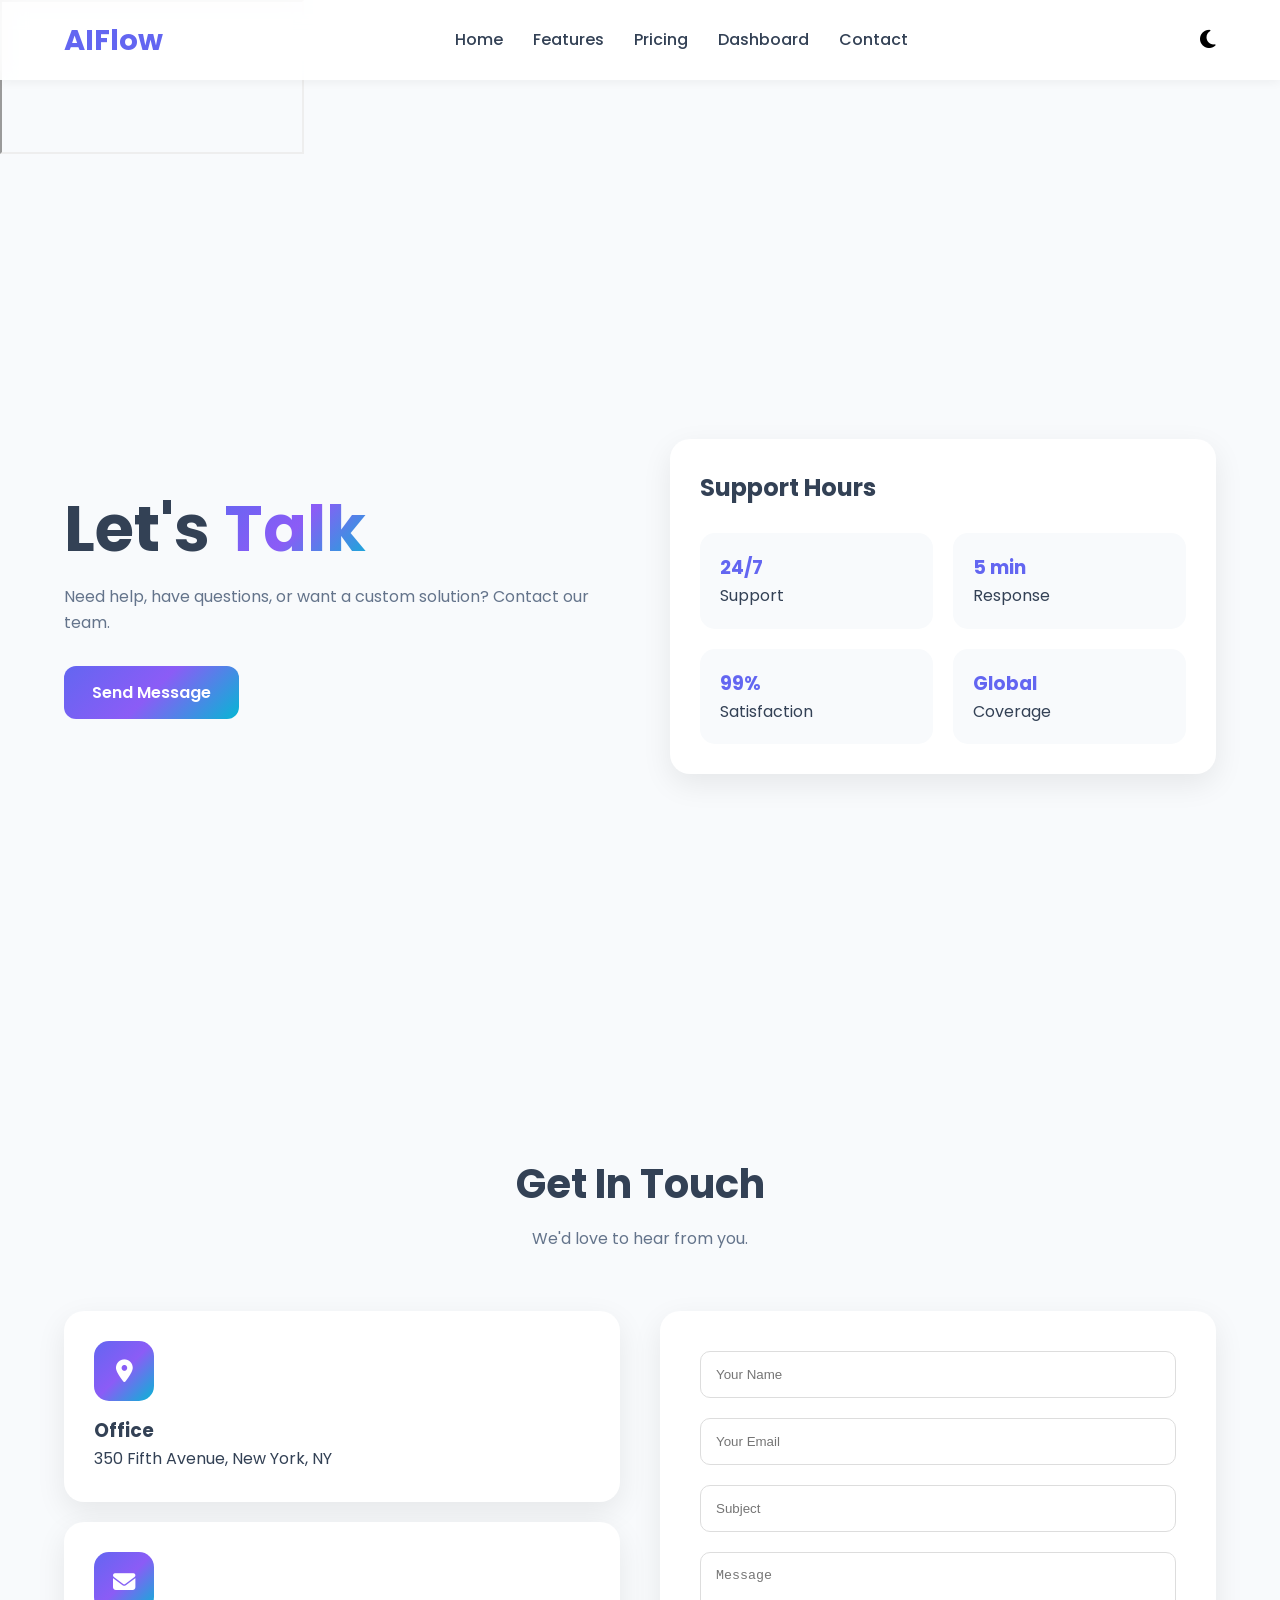
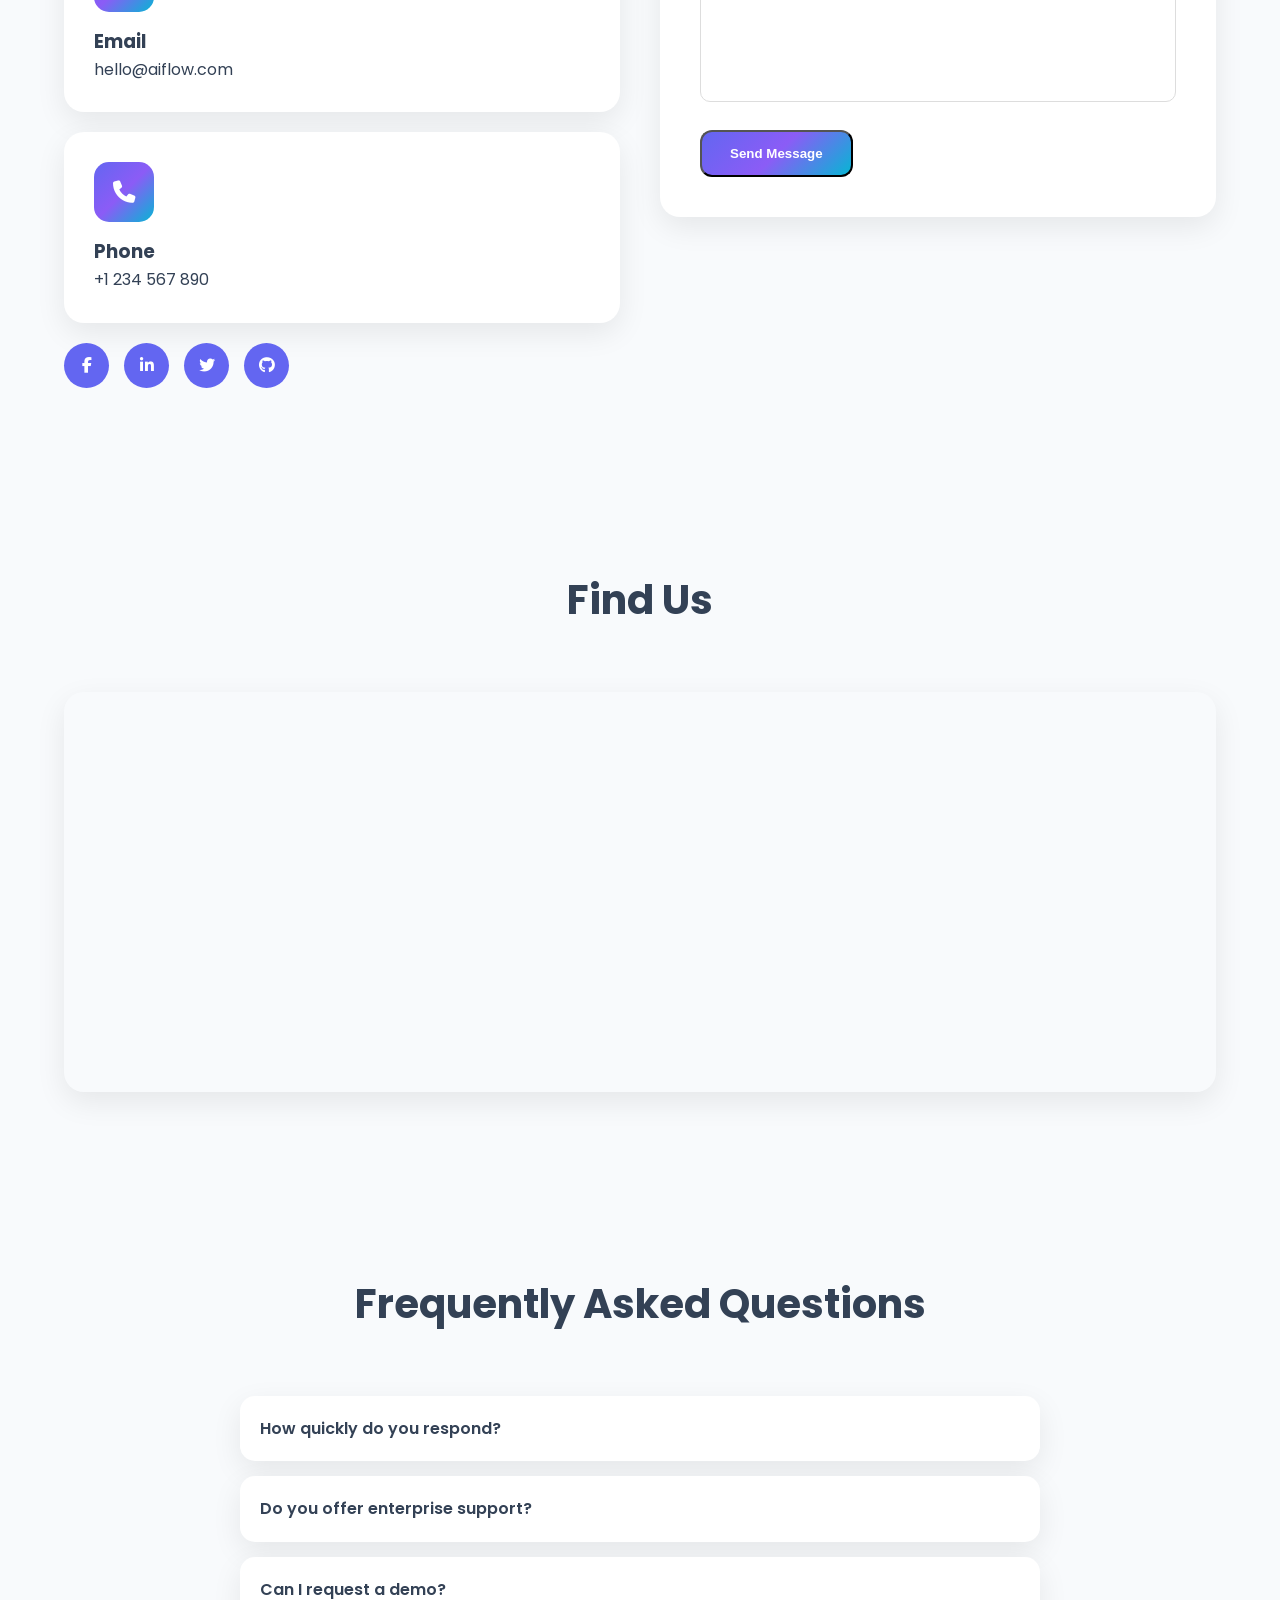
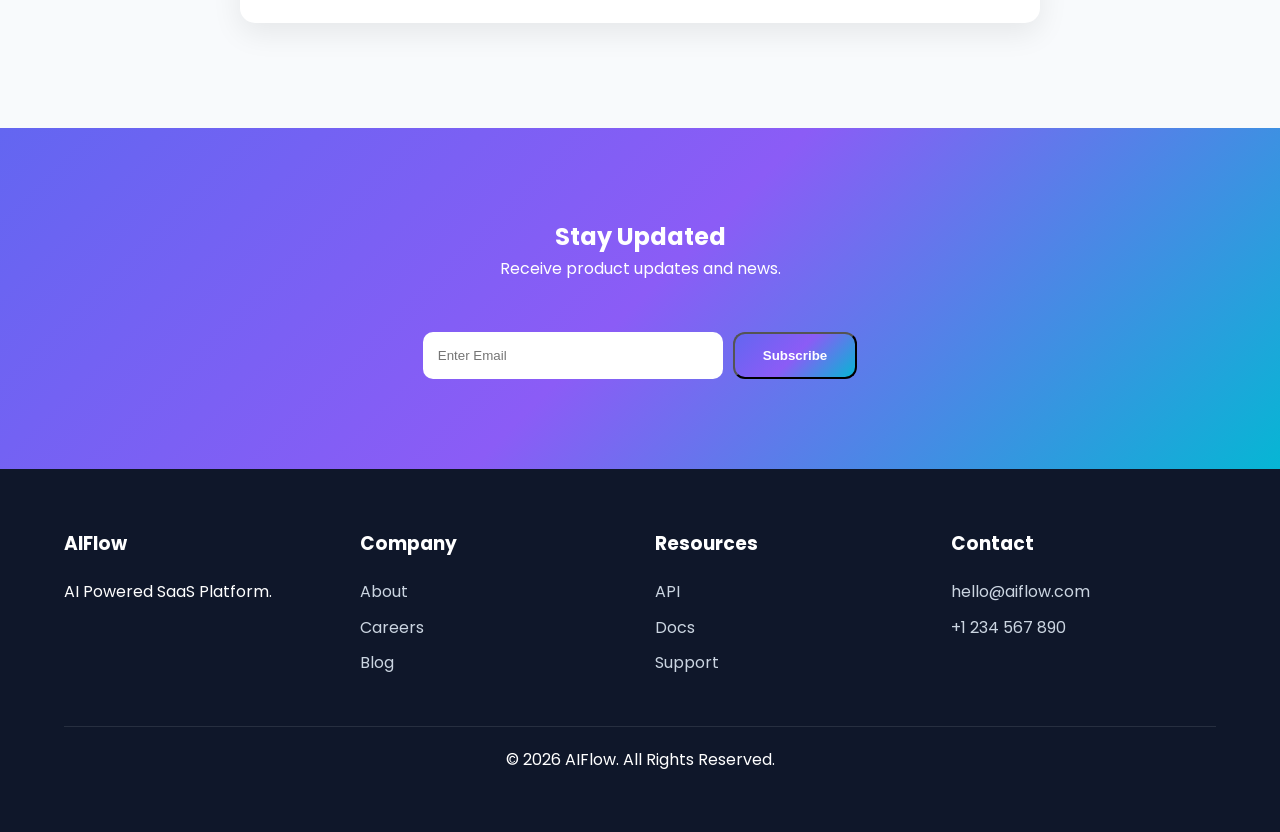
<file: contact.html>
<!DOCTYPE html>
<html lang="en">
<head>

<meta charset="UTF-8">
<meta name="viewport" content="width=device-width, initial-scale=1.0">
<meta property="og:title" content="AIFlow SaaS">
<meta property="og:description" content="AI powered analytics platform">
<meta property="og:image" content="assets/preview.jpg">

<title>Contact - AIFlow</title>

<link rel="preconnect" href="https://fonts.googleapis.com">

<link href="https://fonts.googleapis.com/css2?family=Poppins:wght@300;400;500;600;700&display=swap" rel="stylesheet">

<link rel="stylesheet" href="css/style.css">
<link rel="icon" href="assets/favicon.png">
<iframe
src="https://maps.google.com/maps?q=New%20York&t=&z=13&ie=UTF8&iwloc=&output=embed">
</iframe>
<link rel="stylesheet"
href="https://cdnjs.cloudflare.com/ajax/libs/font-awesome/6.5.2/css/all.min.css">

<style>

.contact-info-card{
background:var(--white);
padding:30px;
border-radius:20px;
box-shadow:var(--shadow);
margin-bottom:20px;
}

.contact-icon{
width:60px;
height:60px;
border-radius:15px;
background:var(--gradient);
display:flex;
align-items:center;
justify-content:center;
color:#fff;
font-size:1.4rem;
margin-bottom:15px;
}

.map-box{
height:400px;
border-radius:20px;
overflow:hidden;
box-shadow:var(--shadow);
}

.social-links{
display:flex;
gap:15px;
margin-top:20px;
}

.social-links a{
width:45px;
height:45px;
border-radius:50%;
background:var(--primary);
color:#fff;
display:flex;
align-items:center;
justify-content:center;
}

.error{
color:red;
font-size:.85rem;
margin-top:5px;
}

.success-message{
display:none;
background:#dcfce7;
padding:15px;
border-radius:10px;
margin-top:20px;
color:#166534;
}

</style>

</head>

<body>



<header>

<div class="container">

<nav>

<a href="index.html" class="logo">
AIFlow
</a>

<ul class="nav-links">

<li><a href="index.html">Home</a></li>
<li><a href="features.html">Features</a></li>
<li><a href="pricing.html">Pricing</a></li>
<li><a href="dashboard.html">Dashboard</a></li>
<li><a href="contact.html">Contact</a></li>

</ul>

<div style="display:flex;gap:20px;align-items:center;">

<button class="theme-btn">
<i class="fas fa-moon"></i>
</button>

<div class="menu-btn">
<i class="fas fa-bars"></i>
</div>

</div>

</nav>

</div>

</header>



<section class="hero">

<div class="container">

<div class="hero-content">

<div class="hero-text">

<h1>

Let's
<span>Talk</span>

</h1>

<p>

Need help, have questions, or want
a custom solution? Contact our team.

</p>

<a href="#contactForm"
class="btn btn-primary">

Send Message

</a>

</div>

<div class="hero-card">

<h2>
Support Hours
</h2>

<br>

<div class="analytics-box">

<div class="analytics-item">
<h3>24/7</h3>
<p>Support</p>
</div>

<div class="analytics-item">
<h3>5 min</h3>
<p>Response</p>
</div>

<div class="analytics-item">
<h3>99%</h3>
<p>Satisfaction</p>
</div>

<div class="analytics-item">
<h3>Global</h3>
<p>Coverage</p>
</div>

</div>

</div>

</div>

</div>

</section>



<section id="contactForm">

<div class="container">

<div class="section-title">

<h2>
Get In Touch
</h2>

<p>
We'd love to hear from you.
</p>

</div>

<div class="contact-grid">



<div>

<div class="contact-info-card">

<div class="contact-icon">
<i class="fas fa-location-dot"></i>
</div>

<h3>Office</h3>

<p>
350 Fifth Avenue,
New York, NY
</p>

</div>

<div class="contact-info-card">

<div class="contact-icon">
<i class="fas fa-envelope"></i>
</div>

<h3>Email</h3>

<p>
hello@aiflow.com
</p>

</div>

<div class="contact-info-card">

<div class="contact-icon">
<i class="fas fa-phone"></i>
</div>

<h3>Phone</h3>

<p>
+1 234 567 890
</p>

</div>

<div class="social-links">

<a href="#">
<i class="fab fa-facebook-f"></i>
</a>

<a href="#">
<i class="fab fa-linkedin-in"></i>
</a>

<a href="#">
<i class="fab fa-twitter"></i>
</a>

<a href="#">
<i class="fab fa-github"></i>
</a>

</div>

</div>



<div>

<form class="contact-form" id="form">

<div class="input-group">

<input
type="text"
id="name"
placeholder="Your Name">

<div class="error" id="nameError"></div>

</div>

<div class="input-group">

<input
type="email"
id="email"
placeholder="Your Email">

<div class="error" id="emailError"></div>

</div>

<div class="input-group">

<input
type="text"
id="subject"
placeholder="Subject">

</div>

<div class="input-group">

<textarea
id="message"
placeholder="Message"></textarea>

<div class="error" id="messageError"></div>

</div>

<button
type="submit"
class="btn btn-primary">

Send Message

</button>

<div
class="success-message"
id="success">

Message Sent Successfully!

</div>

</form>

</div>

</div>

</div>

</section>



<section>

<div class="container">

<div class="section-title">

<h2>
Find Us
</h2>

</div>

<div class="map-box">

<iframe
width="100%"
height="100%"
frameborder="0"
style="border:0"
src="https://maps.google.com/maps?q=New%20York&t=&z=13&ie=UTF8&iwloc=&output=embed"
allowfullscreen>
</iframe>

</div>

</div>

</section>



<section>

<div class="container">

<div class="section-title">

<h2>
Frequently Asked Questions
</h2>

</div>

<div class="faq">

<div class="faq-item">

<div class="faq-question">
How quickly do you respond?
</div>

<div class="faq-answer">
Usually within a few minutes.
</div>

</div>

<div class="faq-item">

<div class="faq-question">
Do you offer enterprise support?
</div>

<div class="faq-answer">
Yes, enterprise plans include dedicated support.
</div>

</div>

<div class="faq-item">

<div class="faq-question">
Can I request a demo?
</div>

<div class="faq-answer">
Absolutely. Contact us anytime.
</div>

</div>

</div>

</div>

</section>



<section class="newsletter">

<div class="container">

<h2>
Stay Updated
</h2>

<p>
Receive product updates and news.
</p>

<br>

<form>

<input
type="email"
placeholder="Enter Email">

<button
class="btn btn-primary">

Subscribe

</button>

</form>

</div>

</section>



<footer>

<div class="container">

<div class="footer-grid">

<div class="footer-col">

<h3>AIFlow</h3>

<p>
AI Powered SaaS Platform.
</p>

</div>

<div class="footer-col">

<h3>Company</h3>

<ul>

<li>About</li>
<li>Careers</li>
<li>Blog</li>

</ul>

</div>

<div class="footer-col">

<h3>Resources</h3>

<ul>

<li>API</li>
<li>Docs</li>
<li>Support</li>

</ul>

</div>

<div class="footer-col">

<h3>Contact</h3>

<ul>

<li>hello@aiflow.com</li>
<li>+1 234 567 890</li>

</ul>

</div>

</div>

<div class="copyright">

© 2026 AIFlow. All Rights Reserved.

</div>

</div>

</footer>

<script>



const menuBtn =
document.querySelector('.menu-btn');

const navLinks =
document.querySelector('.nav-links');

menuBtn.addEventListener('click',()=>{

navLinks.classList.toggle('active');

});



const themeBtn =
document.querySelector('.theme-btn');

themeBtn.addEventListener('click',()=>{

document.body.classList.toggle('dark');

});



document
.querySelectorAll('.faq-item')
.forEach(item=>{

item.addEventListener('click',()=>{

item.classList.toggle('active');

});

});



const form =
document.getElementById('form');

form.addEventListener('submit',(e)=>{

e.preventDefault();

let valid=true;

const name =
document.getElementById('name');

const email =
document.getElementById('email');

const message =
document.getElementById('message');

document.getElementById('nameError').innerText='';
document.getElementById('emailError').innerText='';
document.getElementById('messageError').innerText='';

if(name.value.trim()===''){

document.getElementById('nameError')
.innerText='Name required';

valid=false;

}

if(!email.value.includes('@')){

document.getElementById('emailError')
.innerText='Valid email required';

valid=false;

}

if(message.value.trim().length<10){

document.getElementById('messageError')
.innerText='Minimum 10 characters';

valid=false;

}

if(valid){

document.getElementById('success')
.style.display='block';

form.reset();

setTimeout(()=>{

document.getElementById('success')
.style.display='none';

},3000);

}

});

</script>

</body>
</html>
</file>
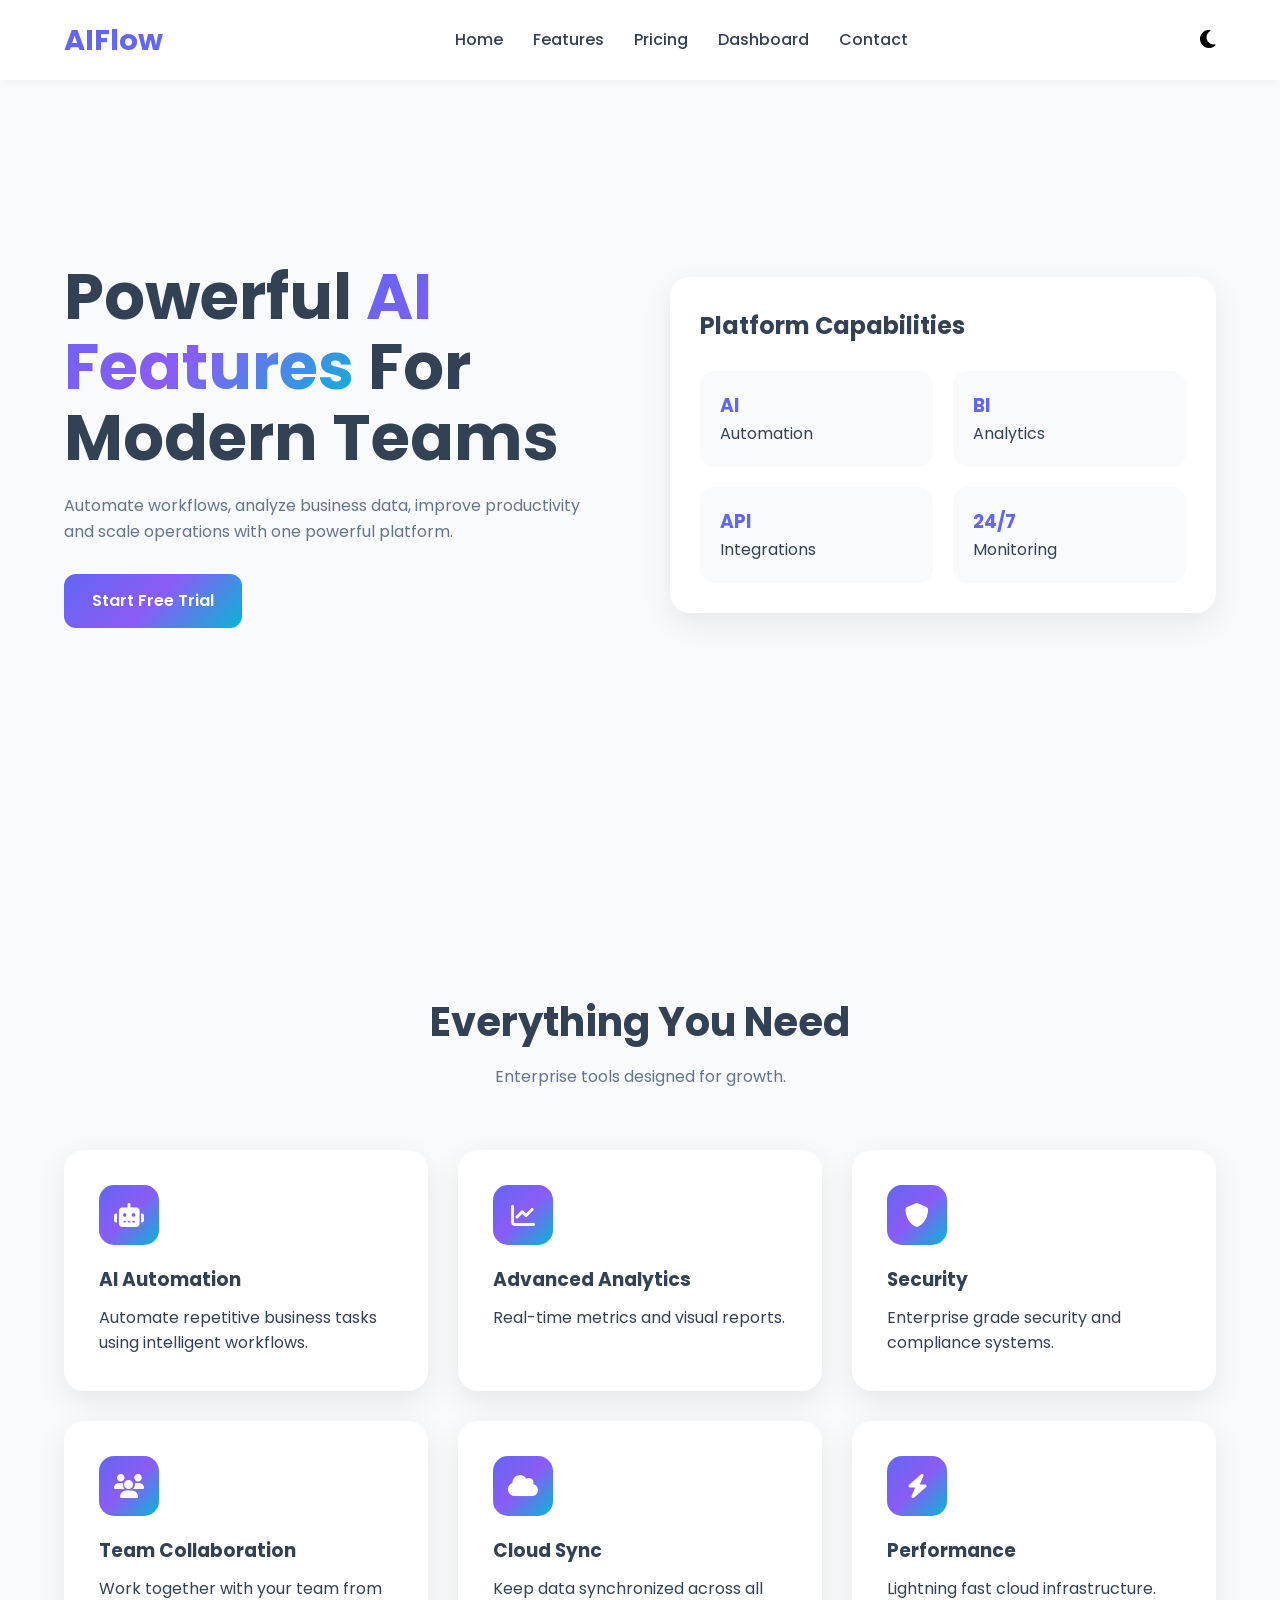
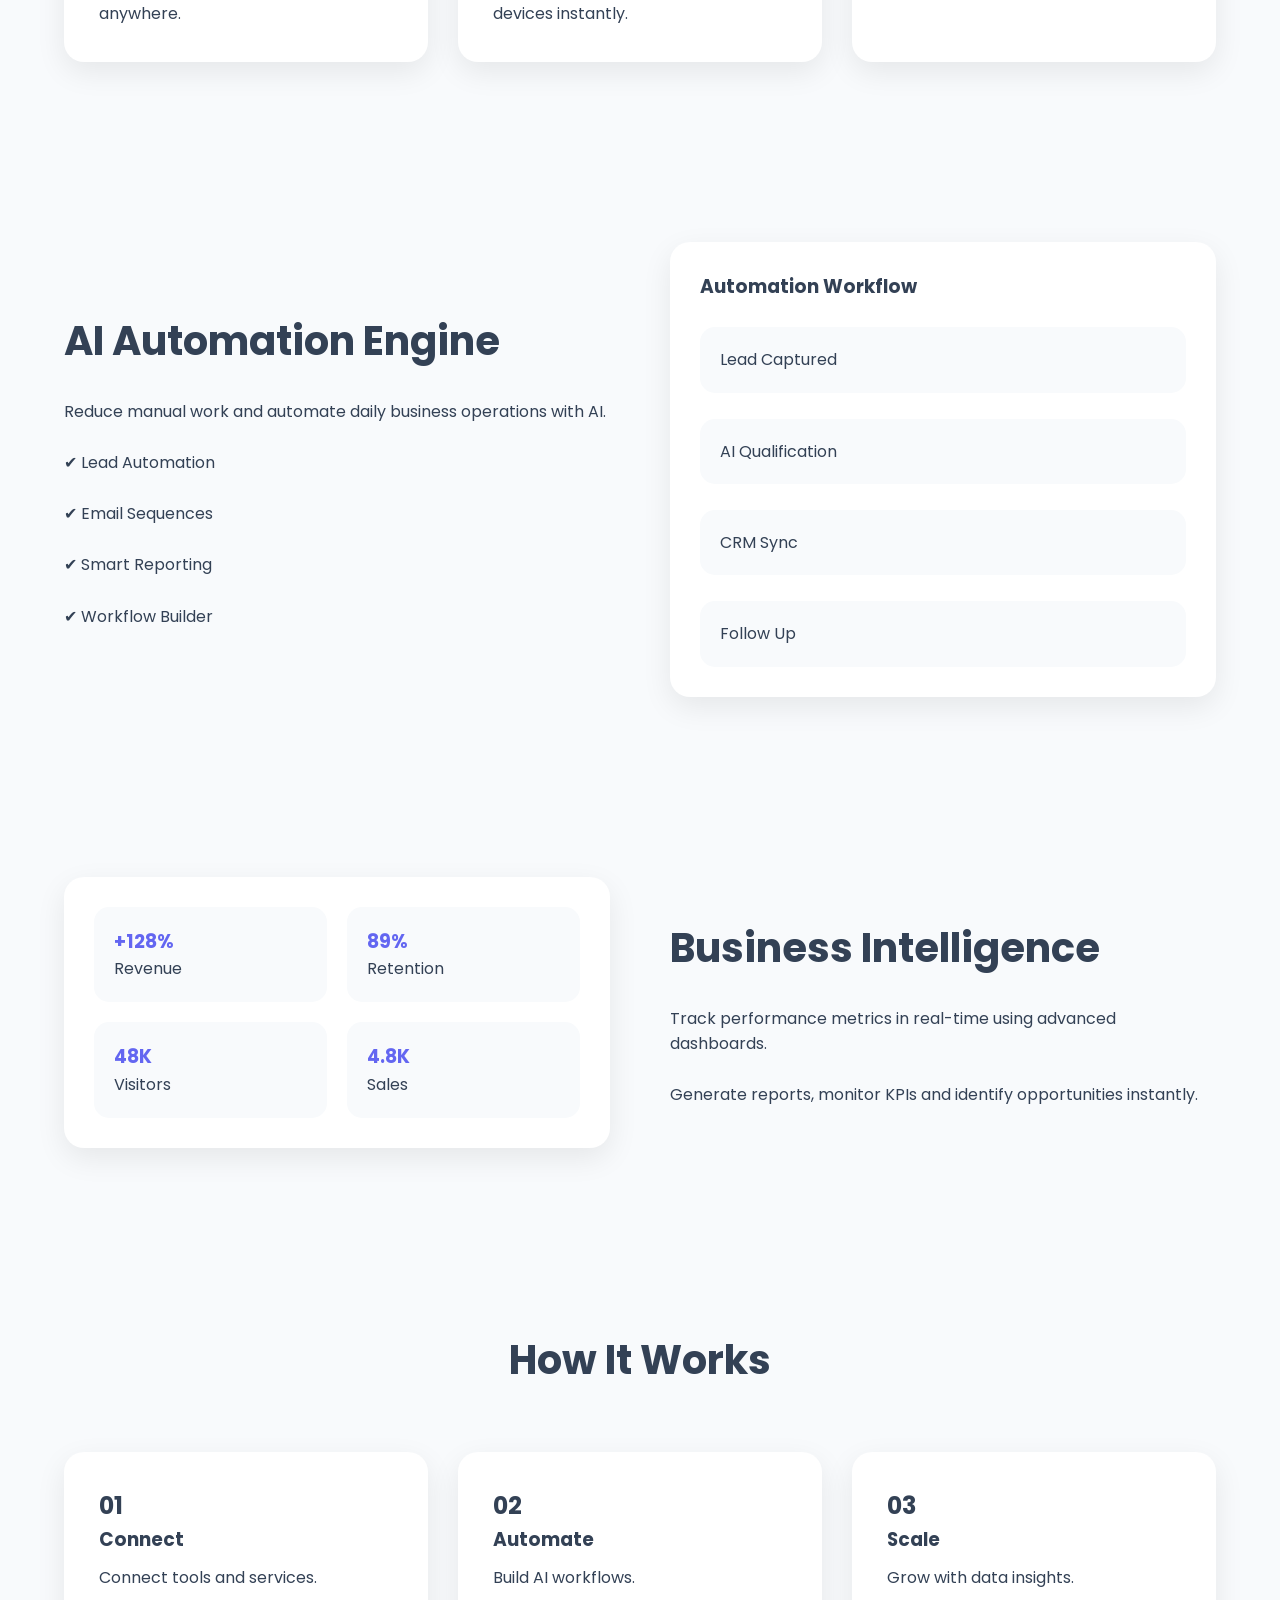
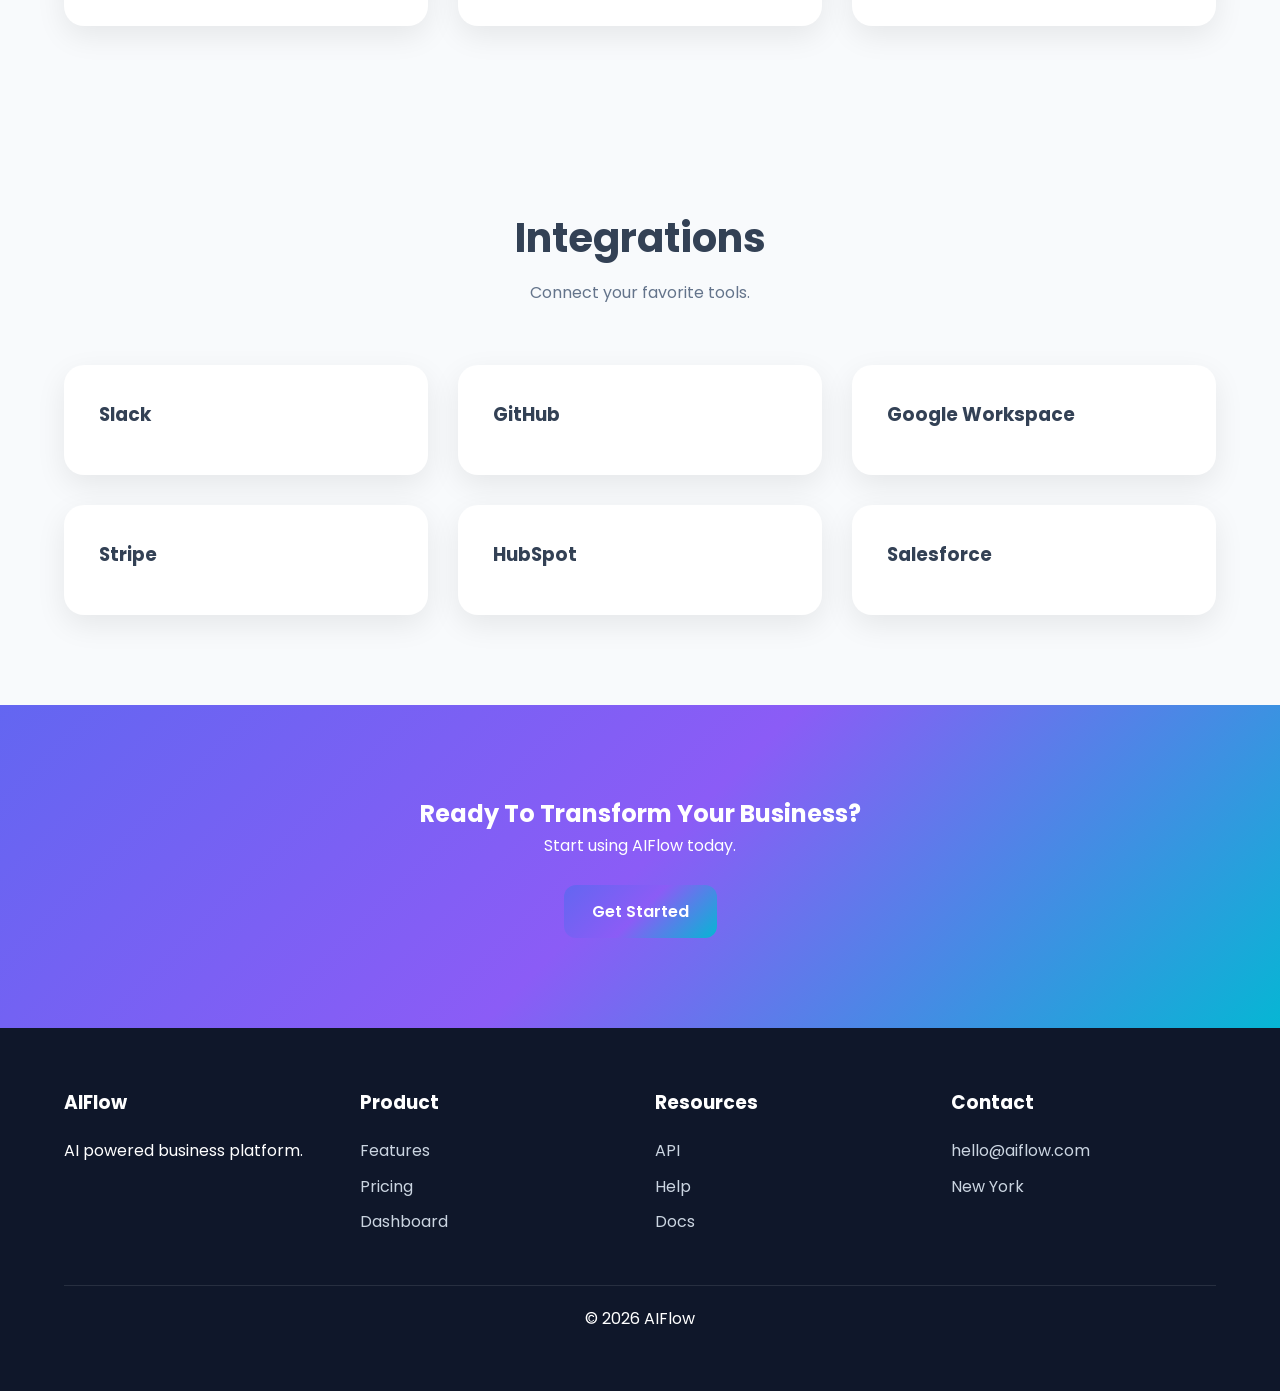
<file: features.html>
<!DOCTYPE html>
<html lang="en">
<head>

<meta charset="UTF-8">
<meta name="viewport" content="width=device-width, initial-scale=1.0">
<meta property="og:title" content="AIFlow SaaS">
<meta property="og:description" content="AI powered analytics platform">
<meta property="og:image" content="assets/preview.jpg">

<title>AIFlow Features</title>

<link rel="preconnect" href="https://fonts.googleapis.com">

<link href="https://fonts.googleapis.com/css2?family=Poppins:wght@300;400;500;600;700&display=swap" rel="stylesheet">

<link rel="stylesheet" href="css/style.css">
<link rel="icon" href="assets/favicon.png">

<link rel="stylesheet"
href="https://cdnjs.cloudflare.com/ajax/libs/font-awesome/6.5.2/css/all.min.css">

</head>

<body>

<header>
<div class="container">

<nav>

<a href="index.html" class="logo">
AIFlow
</a>

<ul class="nav-links">

<li><a href="index.html">Home</a></li>
<li><a href="features.html">Features</a></li>
<li><a href="pricing.html">Pricing</a></li>
<li><a href="dashboard.html">Dashboard</a></li>
<li><a href="contact.html">Contact</a></li>

</ul>

<div style="display:flex;gap:20px;align-items:center;">

<button class="theme-btn">
<i class="fas fa-moon"></i>
</button>

<div class="menu-btn">
<i class="fas fa-bars"></i>
</div>

</div>

</nav>

</div>
</header>



<section class="hero">

<div class="container">

<div class="hero-content">

<div class="hero-text">

<h1>
Powerful
<span>AI Features</span>
For Modern Teams
</h1>

<p>

Automate workflows, analyze business
data, improve productivity and scale
operations with one powerful platform.

</p>

<a href="pricing.html"
class="btn btn-primary">

Start Free Trial

</a>

</div>

<div class="hero-card">

<h2>Platform Capabilities</h2>

<br>

<div class="analytics-box">

<div class="analytics-item">
<h3>AI</h3>
<p>Automation</p>
</div>

<div class="analytics-item">
<h3>BI</h3>
<p>Analytics</p>
</div>

<div class="analytics-item">
<h3>API</h3>
<p>Integrations</p>
</div>

<div class="analytics-item">
<h3>24/7</h3>
<p>Monitoring</p>
</div>

</div>

</div>

</div>

</div>

</section>


<section>

<div class="container">

<div class="section-title">

<h2>Everything You Need</h2>

<p>

Enterprise tools designed for growth.

</p>

</div>

<div class="features-grid">

<div class="feature-card">

<div class="feature-icon">
<i class="fas fa-robot"></i>
</div>

<h3>AI Automation</h3>

<p>

Automate repetitive business tasks
using intelligent workflows.

</p>

</div>

<div class="feature-card">

<div class="feature-icon">
<i class="fas fa-chart-line"></i>
</div>

<h3>Advanced Analytics</h3>

<p>

Real-time metrics and visual reports.

</p>

</div>

<div class="feature-card">

<div class="feature-icon">
<i class="fas fa-shield"></i>
</div>

<h3>Security</h3>

<p>

Enterprise grade security and
compliance systems.

</p>

</div>

<div class="feature-card">

<div class="feature-icon">
<i class="fas fa-users"></i>
</div>

<h3>Team Collaboration</h3>

<p>

Work together with your team
from anywhere.

</p>

</div>

<div class="feature-card">

<div class="feature-icon">
<i class="fas fa-cloud"></i>
</div>

<h3>Cloud Sync</h3>

<p>

Keep data synchronized across
all devices instantly.

</p>

</div>

<div class="feature-card">

<div class="feature-icon">
<i class="fas fa-bolt"></i>
</div>

<h3>Performance</h3>

<p>

Lightning fast cloud infrastructure.

</p>

</div>

</div>

</div>

</section>


<section>

<div class="container">

<div class="hero-content">

<div>

<h2 style="font-size:2.5rem;">
AI Automation Engine
</h2>

<br>

<p>

Reduce manual work and automate
daily business operations with AI.

</p>

<br>

<ul>

<li>✔ Lead Automation</li>
<br>

<li>✔ Email Sequences</li>
<br>

<li>✔ Smart Reporting</li>
<br>

<li>✔ Workflow Builder</li>

</ul>

</div>

<div class="hero-card">

<h3>Automation Workflow</h3>

<br>

<div class="analytics-item">
Lead Captured
</div>

<br>

<div class="analytics-item">
AI Qualification
</div>

<br>

<div class="analytics-item">
CRM Sync
</div>

<br>

<div class="analytics-item">
Follow Up
</div>

</div>

</div>

</div>

</section>


<section>

<div class="container">

<div class="hero-content">

<div class="hero-card">

<div class="analytics-box">

<div class="analytics-item">
<h3>+128%</h3>
<p>Revenue</p>
</div>

<div class="analytics-item">
<h3>89%</h3>
<p>Retention</p>
</div>

<div class="analytics-item">
<h3>48K</h3>
<p>Visitors</p>
</div>

<div class="analytics-item">
<h3>4.8K</h3>
<p>Sales</p>
</div>

</div>

</div>

<div>

<h2 style="font-size:2.5rem;">
Business Intelligence
</h2>

<br>

<p>

Track performance metrics in
real-time using advanced dashboards.

</p>

<br>

<p>

Generate reports, monitor KPIs and
identify opportunities instantly.

</p>

</div>

</div>

</div>

</section>


<section>

<div class="container">

<div class="section-title">

<h2>How It Works</h2>

</div>

<div class="features-grid">

<div class="feature-card">

<h2>01</h2>

<h3>Connect</h3>

<p>
Connect tools and services.
</p>

</div>

<div class="feature-card">

<h2>02</h2>

<h3>Automate</h3>

<p>
Build AI workflows.
</p>

</div>

<div class="feature-card">

<h2>03</h2>

<h3>Scale</h3>

<p>
Grow with data insights.
</p>

</div>

</div>

</div>

</section>


<section>

<div class="container">

<div class="section-title">

<h2>Integrations</h2>

<p>

Connect your favorite tools.

</p>

</div>

<div class="features-grid">

<div class="feature-card">
<h3>Slack</h3>
</div>

<div class="feature-card">
<h3>GitHub</h3>
</div>

<div class="feature-card">
<h3>Google Workspace</h3>
</div>

<div class="feature-card">
<h3>Stripe</h3>
</div>

<div class="feature-card">
<h3>HubSpot</h3>
</div>

<div class="feature-card">
<h3>Salesforce</h3>
</div>

</div>

</div>

</section>


<section class="newsletter">

<div class="container">

<h2>

Ready To Transform
Your Business?

</h2>

<p>

Start using AIFlow today.

</p>

<br>

<a href="pricing.html"
class="btn btn-primary">

Get Started

</a>

</div>

</section>



<footer>

<div class="container">

<div class="footer-grid">

<div class="footer-col">

<h3>AIFlow</h3>

<p>

AI powered business platform.

</p>

</div>

<div class="footer-col">

<h3>Product</h3>

<ul>

<li>Features</li>
<li>Pricing</li>
<li>Dashboard</li>

</ul>

</div>

<div class="footer-col">

<h3>Resources</h3>

<ul>

<li>API</li>
<li>Help</li>
<li>Docs</li>

</ul>

</div>

<div class="footer-col">

<h3>Contact</h3>

<ul>

<li>hello@aiflow.com</li>
<li>New York</li>

</ul>

</div>

</div>

<div class="copyright">

© 2026 AIFlow

</div>

</div>

</footer>

<script>


const menuBtn =
document.querySelector('.menu-btn');

const navLinks =
document.querySelector('.nav-links');

menuBtn.addEventListener('click',()=>{

navLinks.classList.toggle('active');

});


const themeBtn =
document.querySelector('.theme-btn');

themeBtn.addEventListener('click',()=>{

document.body.classList.toggle('dark');

});

</script>

</body>
</html>
</file>
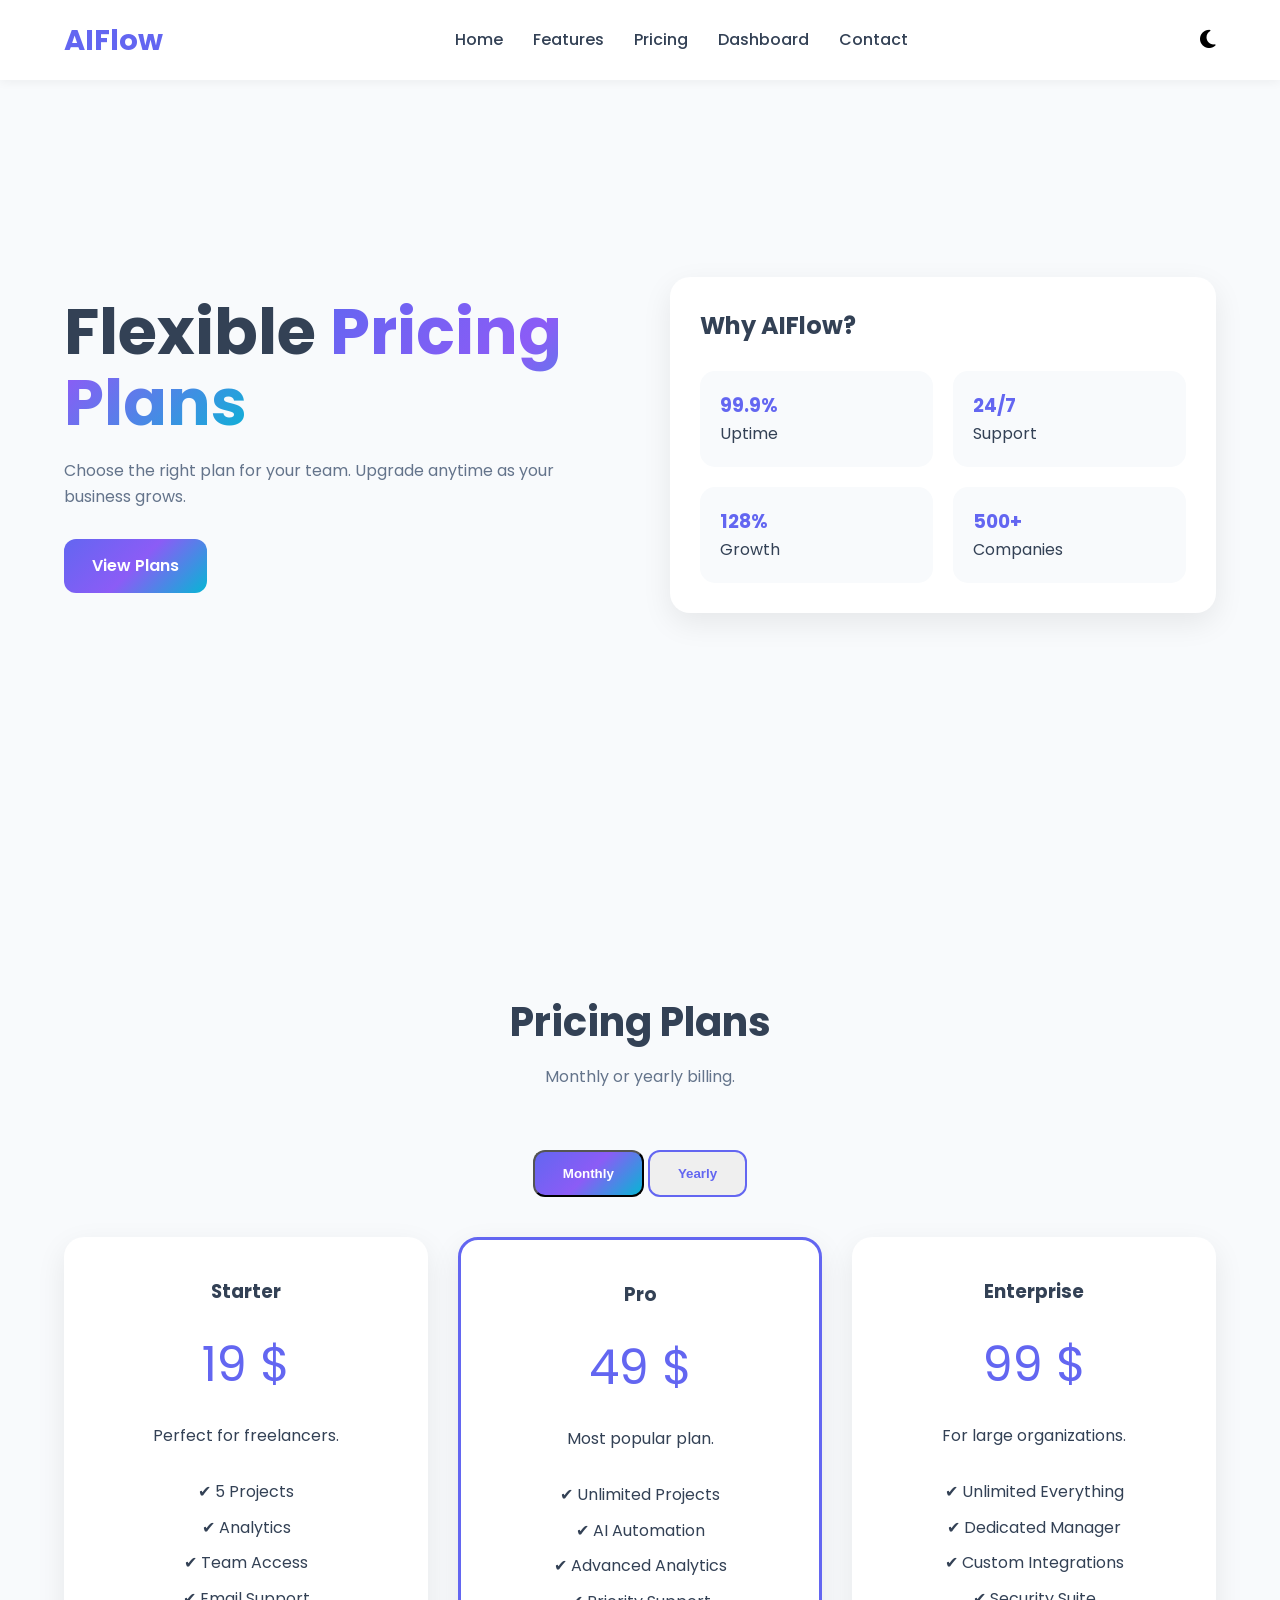
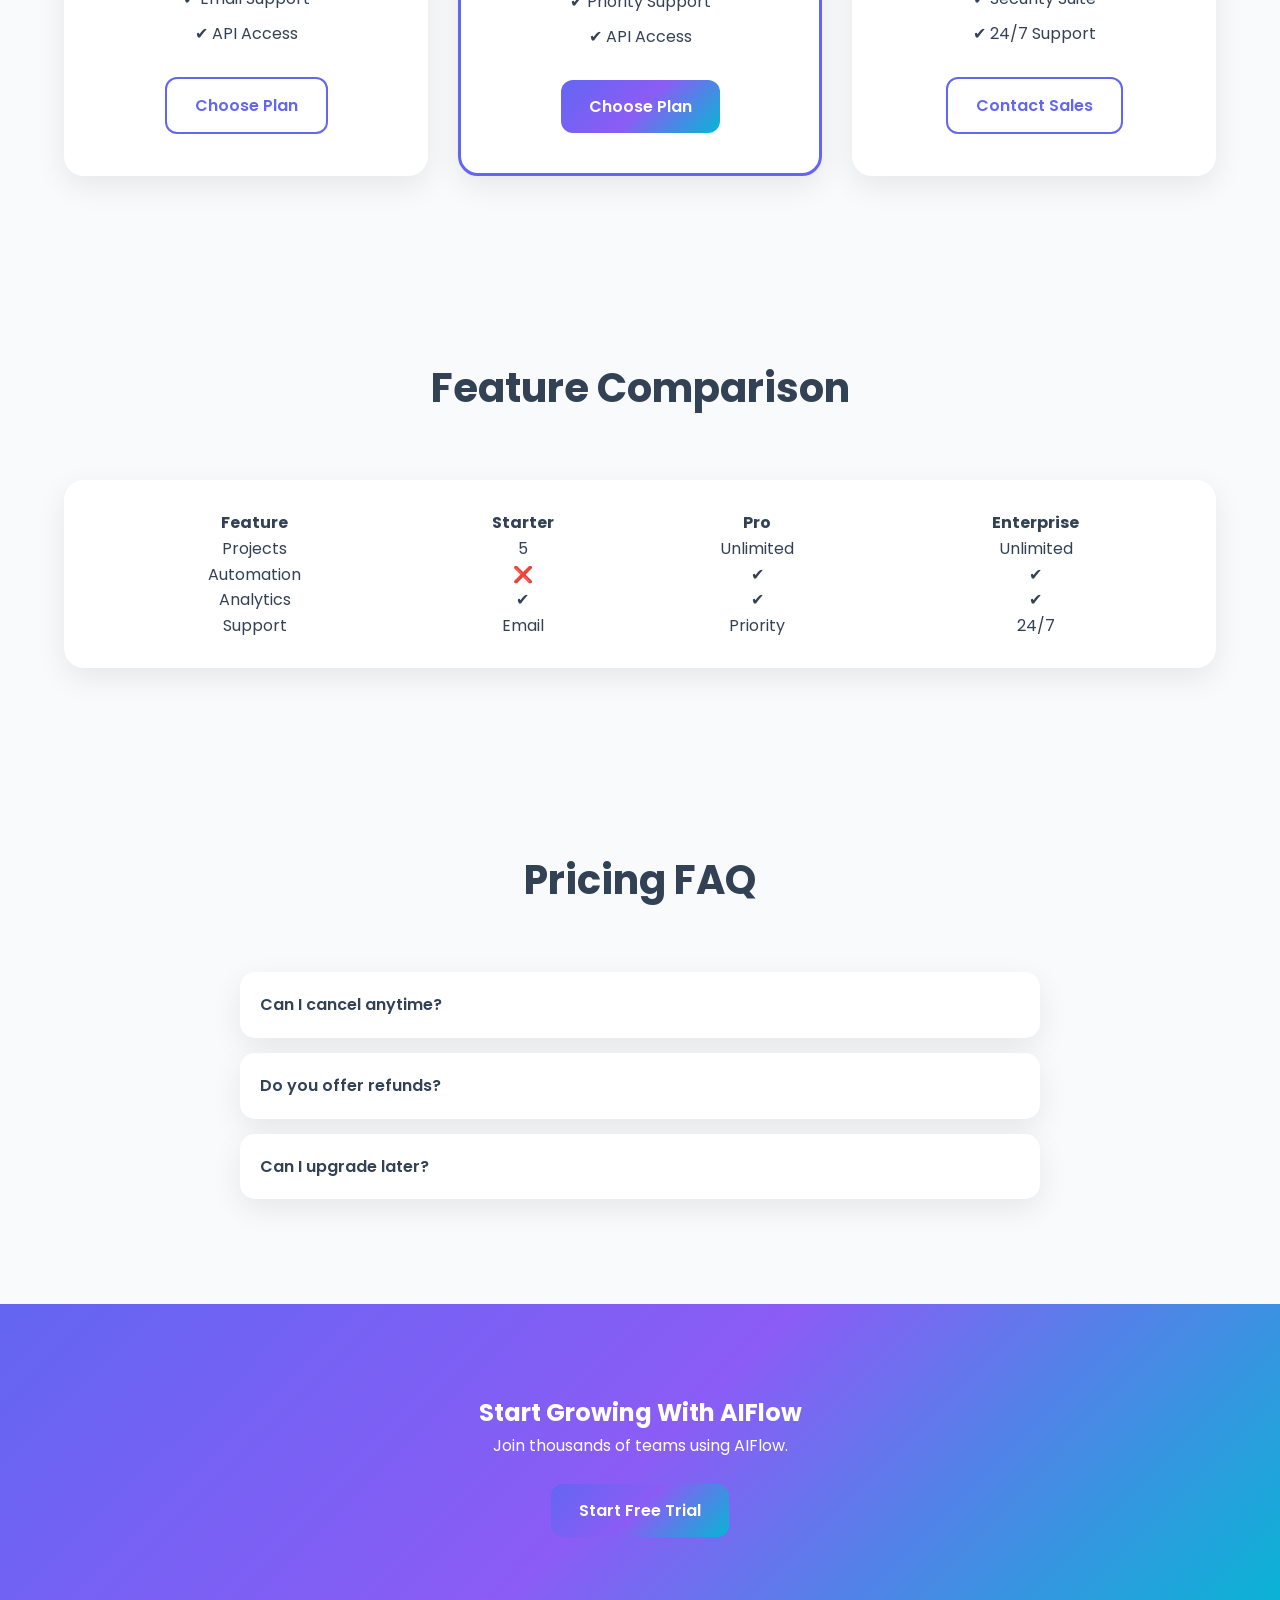
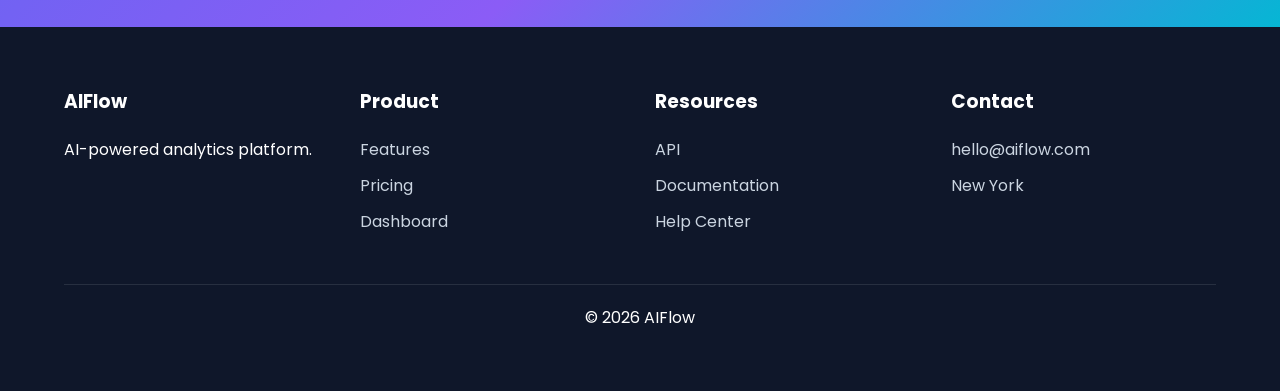
<file: pricing.html>
<!DOCTYPE html>
<html lang="en">
<head>

<meta charset="UTF-8">
<meta name="viewport" content="width=device-width, initial-scale=1.0">
<meta property="og:title" content="AIFlow SaaS">
<meta property="og:description" content="AI powered analytics platform">
<meta property="og:image" content="assets/preview.jpg">

<title>AIFlow Pricing</title>

<link rel="preconnect" href="https://fonts.googleapis.com">

<link href="https://fonts.googleapis.com/css2?family=Poppins:wght@300;400;500;600;700&display=swap" rel="stylesheet">

<link rel="stylesheet" href="css/style.css">
<link rel="icon" href="assets/favicon.png">

<link rel="stylesheet"
href="https://cdnjs.cloudflare.com/ajax/libs/font-awesome/6.5.2/css/all.min.css">

</head>

<body>



<header>

<div class="container">

<nav>

<a href="index.html" class="logo">
AIFlow
</a>

<ul class="nav-links">

<li><a href="index.html">Home</a></li>
<li><a href="features.html">Features</a></li>
<li><a href="pricing.html">Pricing</a></li>
<li><a href="dashboard.html">Dashboard</a></li>
<li><a href="contact.html">Contact</a></li>

</ul>

<div style="display:flex;gap:20px;align-items:center;">

<button class="theme-btn">
<i class="fas fa-moon"></i>
</button>

<div class="menu-btn">
<i class="fas fa-bars"></i>
</div>

</div>

</nav>

</div>

</header>



<section class="hero">

<div class="container">

<div class="hero-content">

<div class="hero-text">

<h1>

Flexible
<span>Pricing Plans</span>

</h1>

<p>

Choose the right plan for your team.
Upgrade anytime as your business grows.

</p>

<a href="#plans"
class="btn btn-primary">

View Plans

</a>

</div>

<div class="hero-card">

<h2>
Why AIFlow?
</h2>

<br>

<div class="analytics-box">

<div class="analytics-item">
<h3>99.9%</h3>
<p>Uptime</p>
</div>

<div class="analytics-item">
<h3>24/7</h3>
<p>Support</p>
</div>

<div class="analytics-item">
<h3>128%</h3>
<p>Growth</p>
</div>

<div class="analytics-item">
<h3>500+</h3>
<p>Companies</p>
</div>

</div>

</div>

</div>

</div>

</section>



<section id="plans">

<div class="container">

<div class="section-title">

<h2>
Pricing Plans
</h2>

<p>

Monthly or yearly billing.

</p>

</div>

<div class="toggle-wrap">

<button id="monthlyBtn"
class="btn btn-primary">

Monthly

</button>

<button id="yearlyBtn"
class="btn btn-outline">

Yearly

</button>

</div>

<div class="pricing-grid">



<div class="price-card">

<h3>
Starter
</h3>

<div class="price">
<span class="amount">19</span>
$
</div>

<p>
Perfect for freelancers.
</p>

<ul>

<li>✔ 5 Projects</li>
<li>✔ Analytics</li>
<li>✔ Team Access</li>
<li>✔ Email Support</li>
<li>✔ API Access</li>

</ul>

<a href="#"
class="btn btn-outline">

Choose Plan

</a>

</div>



<div class="price-card active">

<h3>
Pro
</h3>

<div class="price">
<span class="amount">49</span>
$
</div>

<p>
Most popular plan.
</p>

<ul>

<li>✔ Unlimited Projects</li>
<li>✔ AI Automation</li>
<li>✔ Advanced Analytics</li>
<li>✔ Priority Support</li>
<li>✔ API Access</li>

</ul>

<a href="#"
class="btn btn-primary">

Choose Plan

</a>

</div>



<div class="price-card">

<h3>
Enterprise
</h3>

<div class="price">
<span class="amount">99</span>
$
</div>

<p>
For large organizations.
</p>

<ul>

<li>✔ Unlimited Everything</li>
<li>✔ Dedicated Manager</li>
<li>✔ Custom Integrations</li>
<li>✔ Security Suite</li>
<li>✔ 24/7 Support</li>

</ul>

<a href="#"
class="btn btn-outline">

Contact Sales

</a>

</div>

</div>

</div>

</section>


<section>

<div class="container">

<div class="section-title">

<h2>
Feature Comparison
</h2>

</div>

<div class="hero-card">

<table
style="
width:100%;
text-align:center;
border-collapse:collapse;
">

<tr>

<th>Feature</th>
<th>Starter</th>
<th>Pro</th>
<th>Enterprise</th>

</tr>

<tr>

<td>Projects</td>
<td>5</td>
<td>Unlimited</td>
<td>Unlimited</td>

</tr>

<tr>

<td>Automation</td>
<td>❌</td>
<td>✔</td>
<td>✔</td>

</tr>

<tr>

<td>Analytics</td>
<td>✔</td>
<td>✔</td>
<td>✔</td>

</tr>

<tr>

<td>Support</td>
<td>Email</td>
<td>Priority</td>
<td>24/7</td>

</tr>

</table>

</div>

</div>

</section>



<section>

<div class="container">

<div class="section-title">

<h2>
Pricing FAQ
</h2>

</div>

<div class="faq">

<div class="faq-item">

<div class="faq-question">
Can I cancel anytime?
</div>

<div class="faq-answer">
Yes, you can cancel whenever you want.
</div>

</div>

<div class="faq-item">

<div class="faq-question">
Do you offer refunds?
</div>

<div class="faq-answer">
We offer a 14-day refund guarantee.
</div>

</div>

<div class="faq-item">

<div class="faq-question">
Can I upgrade later?
</div>

<div class="faq-answer">
Absolutely. Upgrade anytime.
</div>

</div>

</div>

</div>

</section>


<section class="newsletter">

<div class="container">

<h2>

Start Growing With AIFlow

</h2>

<p>

Join thousands of teams using AIFlow.

</p>

<br>

<a href="contact.html"
class="btn btn-primary">

Start Free Trial

</a>

</div>

</section>



<footer>

<div class="container">

<div class="footer-grid">

<div class="footer-col">

<h3>AIFlow</h3>

<p>

AI-powered analytics platform.

</p>

</div>

<div class="footer-col">

<h3>Product</h3>

<ul>

<li>Features</li>
<li>Pricing</li>
<li>Dashboard</li>

</ul>

</div>

<div class="footer-col">

<h3>Resources</h3>

<ul>

<li>API</li>
<li>Documentation</li>
<li>Help Center</li>

</ul>

</div>

<div class="footer-col">

<h3>Contact</h3>

<ul>

<li>hello@aiflow.com</li>
<li>New York</li>

</ul>

</div>

</div>

<div class="copyright">

© 2026 AIFlow

</div>

</div>

</footer>



<script>



const menuBtn =
document.querySelector('.menu-btn');

const navLinks =
document.querySelector('.nav-links');

menuBtn.addEventListener('click',()=>{

navLinks.classList.toggle('active');

});



const themeBtn =
document.querySelector('.theme-btn');

themeBtn.addEventListener('click',()=>{

document.body.classList.toggle('dark');

});



const faqItems =
document.querySelectorAll('.faq-item');

faqItems.forEach(item=>{

item.addEventListener('click',()=>{

item.classList.toggle('active');

});

});



const monthlyBtn =
document.getElementById('monthlyBtn');

const yearlyBtn =
document.getElementById('yearlyBtn');

const prices =
document.querySelectorAll('.amount');

monthlyBtn.addEventListener('click',()=>{

prices[0].innerText = 19;
prices[1].innerText = 49;
prices[2].innerText = 99;

monthlyBtn.classList.add('btn-primary');
yearlyBtn.classList.remove('btn-primary');

});

yearlyBtn.addEventListener('click',()=>{

prices[0].innerText = 190;
prices[1].innerText = 490;
prices[2].innerText = 990;

yearlyBtn.classList.add('btn-primary');
monthlyBtn.classList.remove('btn-primary');

});

</script>

</body>
</html>
</file>
<file: css/style.css>
:root{
    --primary:#6366f1;
    --secondary:#8b5cf6;
    --accent:#06b6d4;

    --dark:#0f172a;
    --dark-2:#1e293b;

    --light:#f8fafc;
    --white:#ffffff;

    --text:#334155;
    --gray:#64748b;

    --shadow:0 10px 30px rgba(0,0,0,.08);
    --radius:16px;

    --gradient:
    linear-gradient(
        135deg,
        #6366f1,
        #8b5cf6,
        #06b6d4
    );
}

.dark{
    --light:#0f172a;
    --white:#1e293b;
    --text:#e2e8f0;
    --gray:#94a3b8;
}

*{
    margin:0;
    padding:0;
    box-sizing:border-box;
}

html{
    scroll-behavior:smooth;
}

body{
    font-family:'Poppins',sans-serif;
    background:var(--light);
    color:var(--text);
    line-height:1.6;
    transition:.3s;
}

img{
    width:100%;
    display:block;
}

a{
    text-decoration:none;
    color:inherit;
}

ul{
    list-style:none;
}

.container{
    width:90%;
    max-width:1200px;
    margin:auto;
}

section{
    padding:90px 0;
}

.btn{
    display:inline-block;
    padding:14px 28px;
    border-radius:12px;
    font-weight:600;
    transition:.3s;
    cursor:pointer;
}

.btn-primary{
    background:var(--gradient);
    color:#fff;
}

.btn-primary:hover{
    transform:translateY(-3px);
}

.btn-outline{
    border:2px solid var(--primary);
    color:var(--primary);
}

.btn-outline:hover{
    background:var(--primary);
    color:#fff;
}

.section-title{
    text-align:center;
    margin-bottom:60px;
}

.section-title h2{
    font-size:2.5rem;
    margin-bottom:10px;
}

.section-title p{
    color:var(--gray);
}



header{
    position:fixed;
    width:100%;
    top:0;
    left:0;
    z-index:999;
    background:rgba(255,255,255,.9);
    backdrop-filter:blur(12px);
    box-shadow:0 2px 10px rgba(0,0,0,.05);
}

.dark header{
    background:rgba(15,23,42,.9);
}

nav{
    height:80px;
    display:flex;
    justify-content:space-between;
    align-items:center;
}

.logo{
    font-size:1.8rem;
    font-weight:700;
    color:var(--primary);
}

.nav-links{
    display:flex;
    gap:30px;
}

.nav-links a{
    font-weight:500;
}

.nav-links a:hover{
    color:var(--primary);
}

.menu-btn{
    display:none;
    font-size:2rem;
    cursor:pointer;
}

.theme-btn{
    border:none;
    background:none;
    font-size:1.3rem;
    cursor:pointer;
}



.hero{
    min-height:100vh;
    display:flex;
    align-items:center;
    padding-top:80px;
}

.hero-content{
    display:grid;
    grid-template-columns:repeat(2,1fr);
    gap:60px;
    align-items:center;
}

.hero-text h1{
    font-size:4rem;
    line-height:1.1;
    margin-bottom:20px;
}

.hero-text span{
    background:var(--gradient);
    -webkit-background-clip:text;
    color:transparent;
}

.hero-text p{
    color:var(--gray);
    margin-bottom:30px;
}

.hero-buttons{
    display:flex;
    gap:15px;
}

.hero-card{
    background:var(--white);
    border-radius:20px;
    padding:30px;
    box-shadow:var(--shadow);
}

.analytics-box{
    display:grid;
    grid-template-columns:repeat(2,1fr);
    gap:20px;
}

.analytics-item{
    background:var(--light);
    padding:20px;
    border-radius:15px;
}

.analytics-item h3{
    color:var(--primary);
}



.stats{
    background:var(--dark);
    color:white;
}

.stats-grid{
    display:grid;
    grid-template-columns:repeat(4,1fr);
    gap:30px;
}

.stat{
    text-align:center;
}

.stat h2{
    font-size:3rem;
    margin-bottom:10px;
}



.features-grid{
    display:grid;
    grid-template-columns:repeat(3,1fr);
    gap:30px;
}

.feature-card{
    background:var(--white);
    padding:35px;
    border-radius:20px;
    box-shadow:var(--shadow);
    transition:.3s;
}

.feature-card:hover{
    transform:translateY(-10px);
}

.feature-icon{
    width:60px;
    height:60px;
    border-radius:15px;
    background:var(--gradient);
    color:white;
    display:flex;
    align-items:center;
    justify-content:center;
    font-size:1.5rem;
    margin-bottom:20px;
}

.feature-card h3{
    margin-bottom:10px;
}



.toggle-wrap{
    text-align:center;
    margin-bottom:40px;
}

.pricing-grid{
    display:grid;
    grid-template-columns:repeat(3,1fr);
    gap:30px;
}

.price-card{
    background:var(--white);
    padding:40px;
    border-radius:20px;
    box-shadow:var(--shadow);
    text-align:center;
}

.price-card.active{
    border:3px solid var(--primary);
}

.price{
    font-size:3rem;
    color:var(--primary);
    margin:20px 0;
}

.price-card ul{
    margin:30px 0;
}

.price-card li{
    margin-bottom:10px;
}


.testimonial-slider{
    max-width:700px;
    margin:auto;
}

.testimonial{
    background:var(--white);
    padding:40px;
    border-radius:20px;
    box-shadow:var(--shadow);
    text-align:center;
}

.testimonial img{
    width:80px;
    height:80px;
    border-radius:50%;
    object-fit:cover;
    margin:auto;
    margin-bottom:15px;
}


.faq{
    max-width:800px;
    margin:auto;
}

.faq-item{
    background:var(--white);
    margin-bottom:15px;
    border-radius:15px;
    overflow:hidden;
    box-shadow:var(--shadow);
}

.faq-question{
    padding:20px;
    cursor:pointer;
    font-weight:600;
}

.faq-answer{
    max-height:0;
    overflow:hidden;
    transition:.3s;
    padding:0 20px;
}

.faq-item.active .faq-answer{
    max-height:300px;
    padding:20px;
}



.contact-grid{
    display:grid;
    grid-template-columns:1fr 1fr;
    gap:40px;
}

.contact-form{
    background:var(--white);
    padding:40px;
    border-radius:20px;
    box-shadow:var(--shadow);
}

.input-group{
    margin-bottom:20px;
}

.input-group input,
.input-group textarea{
    width:100%;
    padding:15px;
    border:1px solid #ddd;
    border-radius:10px;
    outline:none;
}

textarea{
    resize:none;
    height:150px;
}


.dashboard-grid{
    display:grid;
    grid-template-columns:repeat(4,1fr);
    gap:25px;
}

.dashboard-card{
    background:var(--white);
    padding:25px;
    border-radius:18px;
    box-shadow:var(--shadow);
}

.dashboard-card h3{
    color:var(--gray);
}

.dashboard-card h2{
    margin-top:10px;
    color:var(--primary);
}


.newsletter{
    background:var(--gradient);
    color:white;
    text-align:center;
}

.newsletter form{
    display:flex;
    justify-content:center;
    margin-top:25px;
    gap:10px;
}

.newsletter input{
    padding:15px;
    border:none;
    border-radius:10px;
    width:300px;
}


footer{
    background:var(--dark);
    color:white;
    padding:60px 0;
}

.footer-grid{
    display:grid;
    grid-template-columns:repeat(4,1fr);
    gap:30px;
}

.footer-col h3{
    margin-bottom:20px;
}

.footer-col li{
    margin-bottom:10px;
    color:#cbd5e1;
}

.copyright{
    text-align:center;
    margin-top:40px;
    border-top:1px solid rgba(255,255,255,.1);
    padding-top:20px;
}



.top-btn{
    position:fixed;
    right:20px;
    bottom:20px;
    width:50px;
    height:50px;
    border:none;
    border-radius:50%;
    background:var(--primary);
    color:white;
    font-size:1.2rem;
    cursor:pointer;
    display:none;
}



@media(max-width:992px){

    .hero-content,
    .contact-grid{
        grid-template-columns:1fr;
    }

    .features-grid,
    .pricing-grid,
    .footer-grid,
    .dashboard-grid,
    .stats-grid{
        grid-template-columns:repeat(2,1fr);
    }

    .hero-text h1{
        font-size:3rem;
    }
}

@media(max-width:768px){

    .nav-links{
        position:absolute;
        top:80px;
        left:-100%;
        width:100%;
        background:var(--white);
        flex-direction:column;
        text-align:center;
        padding:30px 0;
        transition:.3s;
    }

    .nav-links.active{
        left:0;
    }

    .menu-btn{
        display:block;
    }

    .features-grid,
    .pricing-grid,
    .footer-grid,
    .dashboard-grid,
    .stats-grid{
        grid-template-columns:1fr;
    }

    .hero-text h1{
        font-size:2.5rem;
    }

    .newsletter form{
        flex-direction:column;
        align-items:center;
    }
}
</file>
